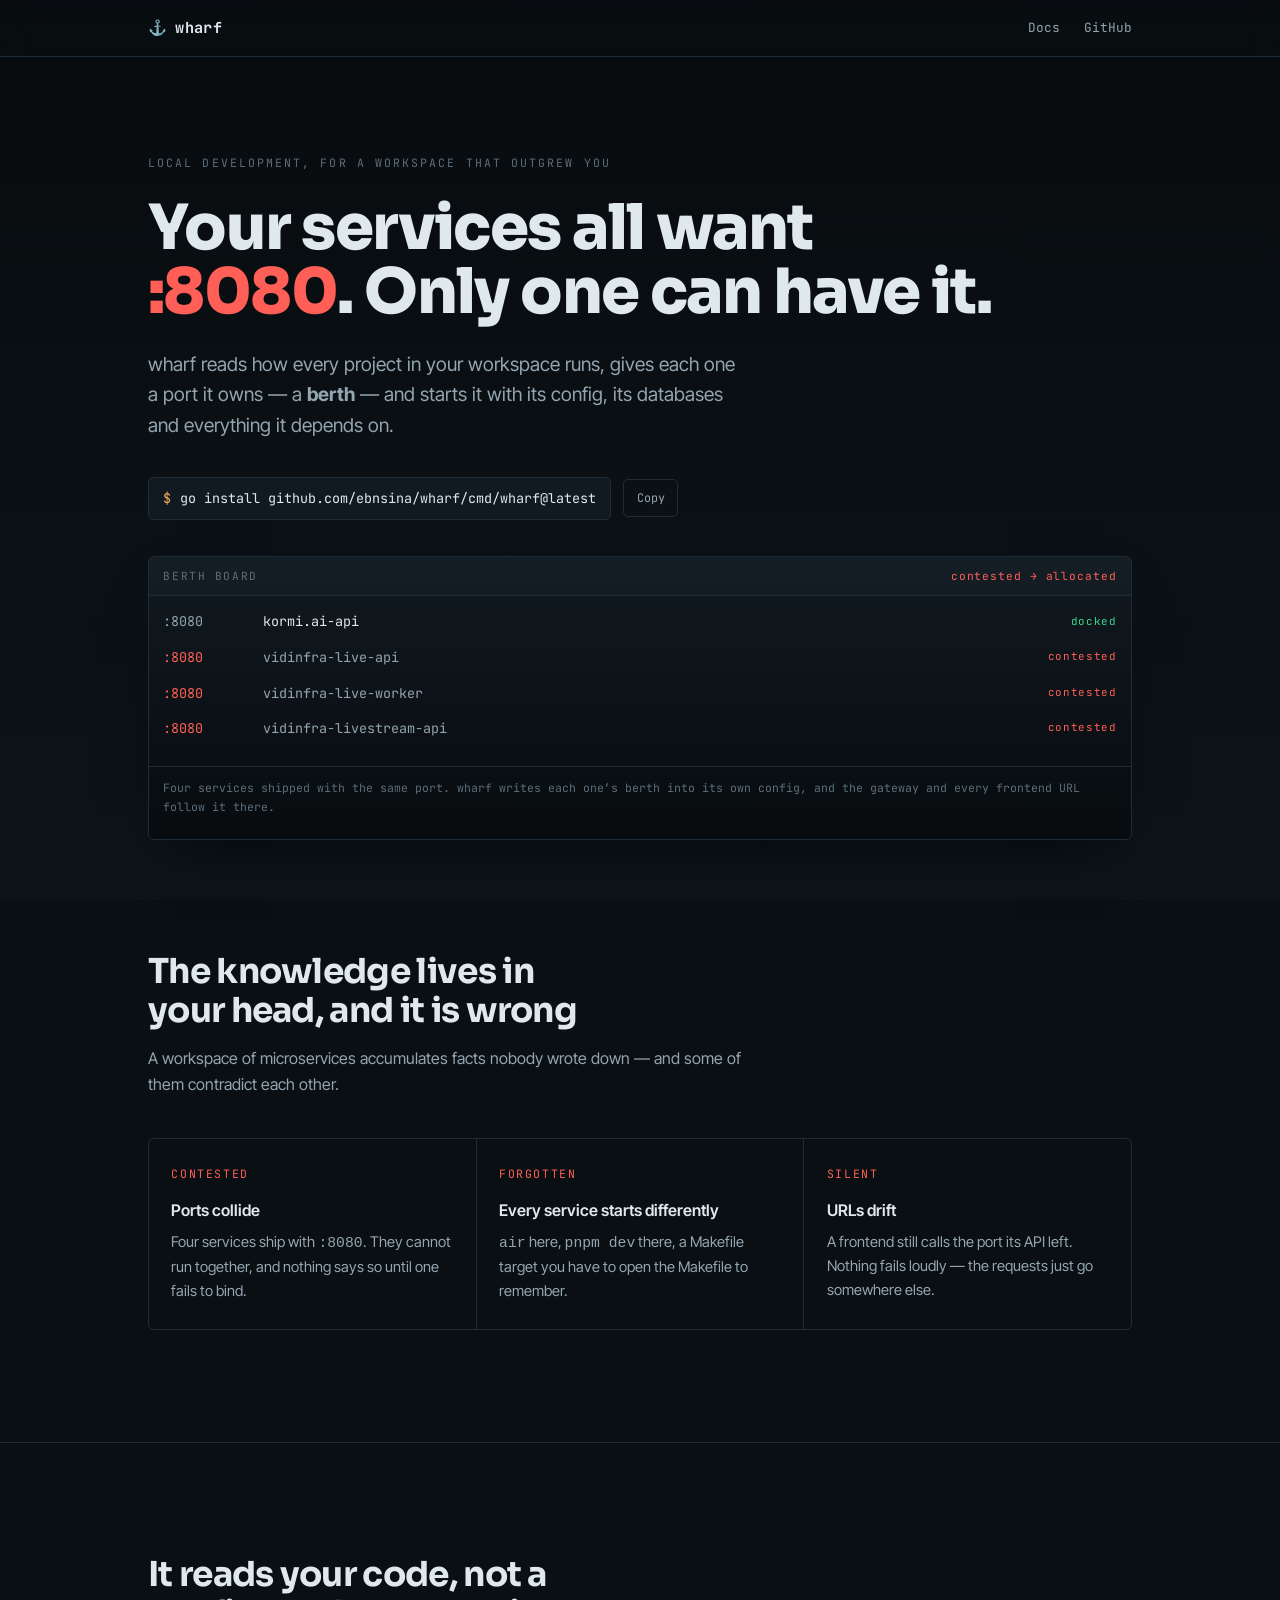
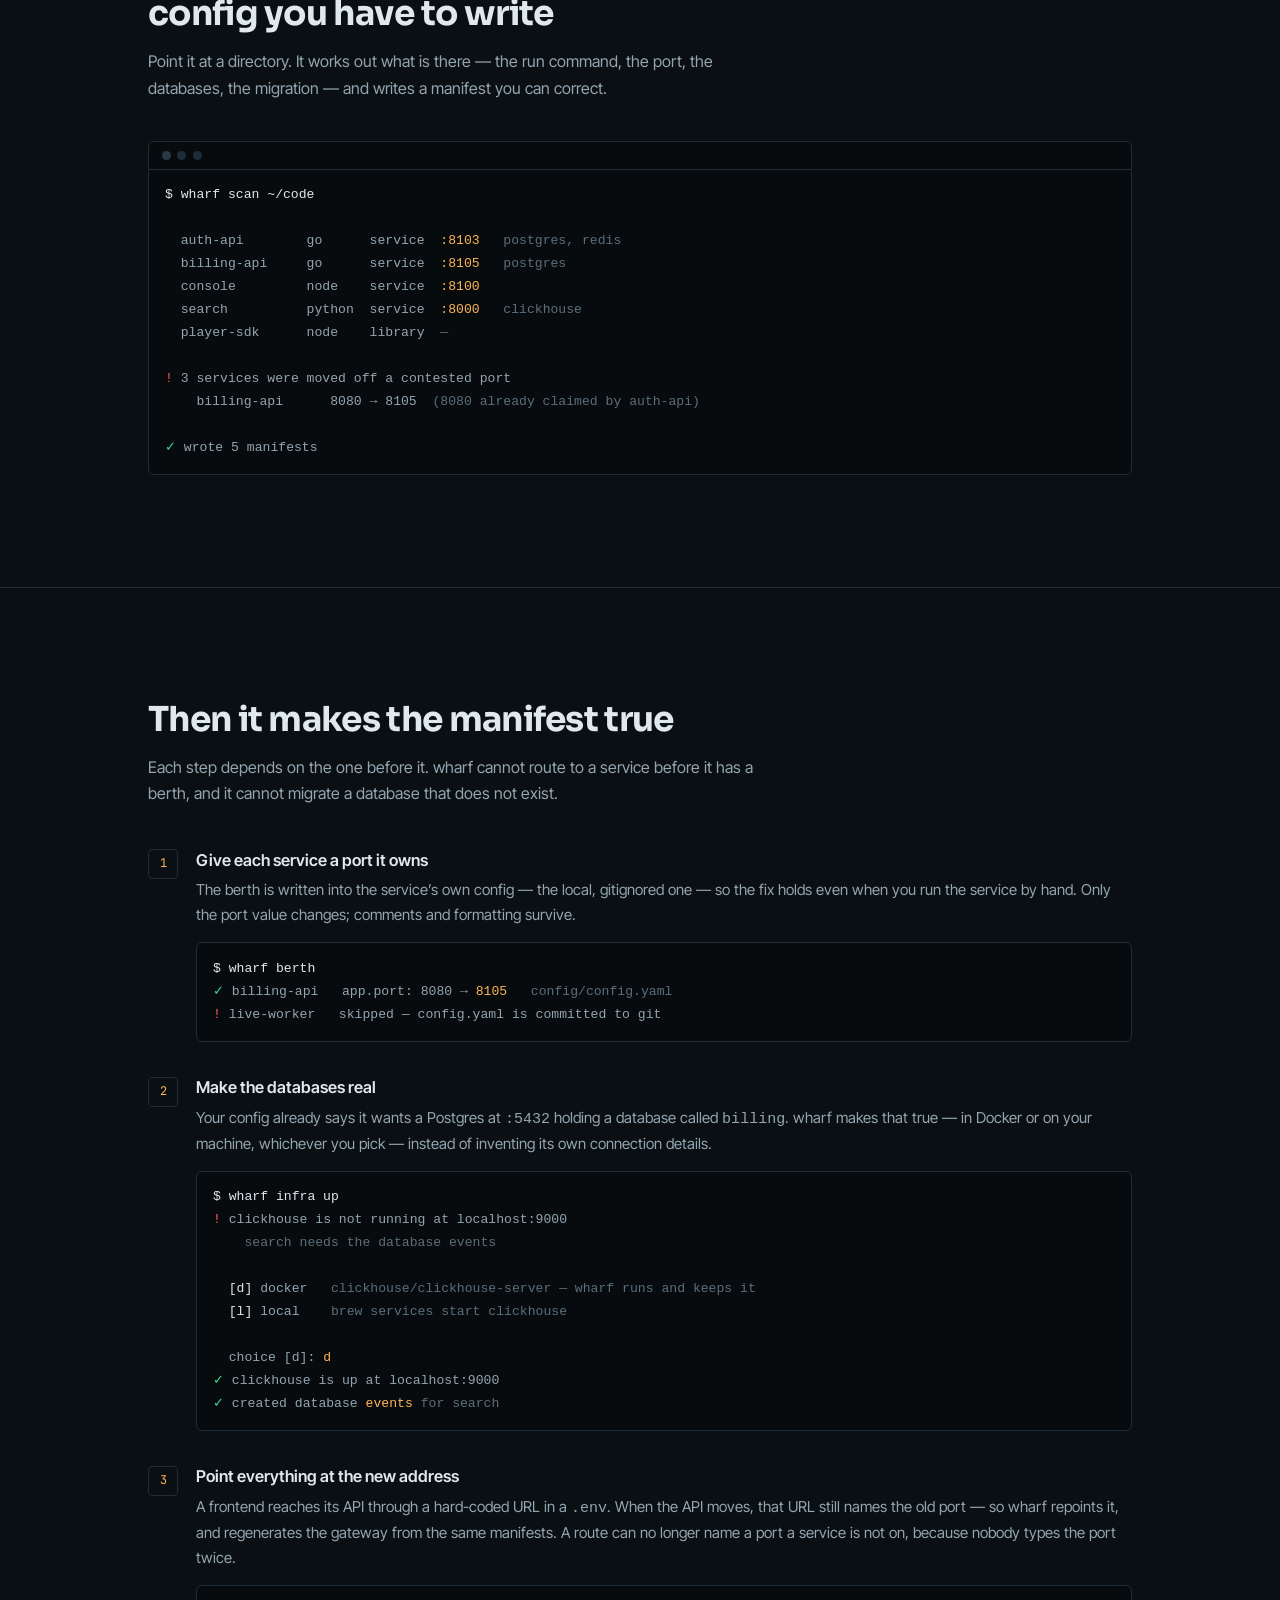
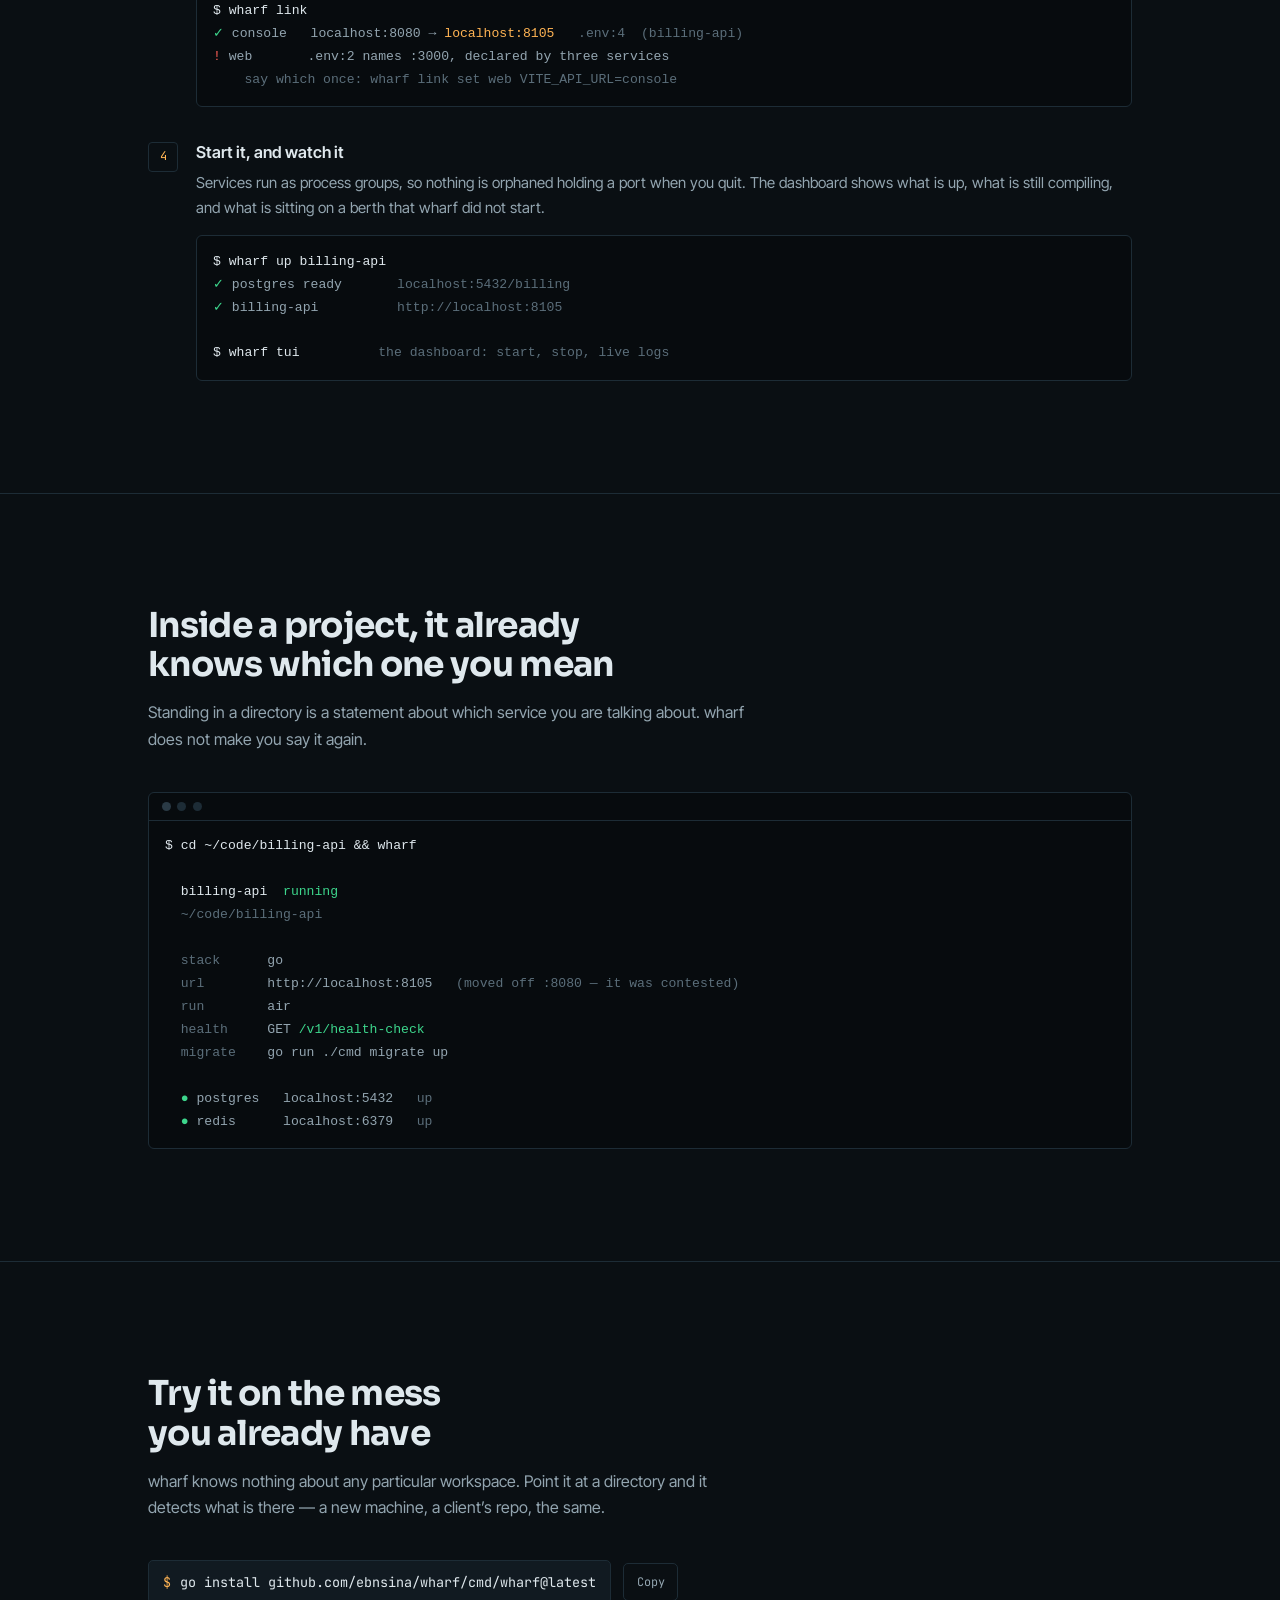
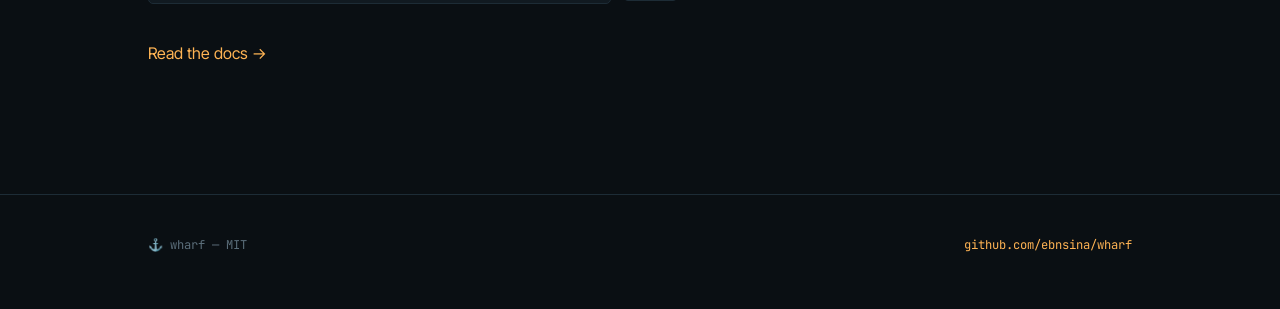
<file: site/index.html>
<!doctype html>
<html lang="en">
<head>
<meta charset="utf-8">
<meta name="viewport" content="width=device-width, initial-scale=1">
<title>wharf — run your local services without remembering how</title>
<meta name="description" content="wharf reads how every project in your workspace runs, gives each one a port it owns, and starts it with its config, its databases and its dependencies.">

<meta property="og:title" content="wharf — run your local services without remembering how">
<meta property="og:description" content="Your services all want :8080. Only one of them can have it.">
<meta property="og:type" content="website">

<link rel="preconnect" href="https://fonts.googleapis.com">
<link rel="preconnect" href="https://fonts.gstatic.com" crossorigin>
<link href="https://fonts.googleapis.com/css2?family=Sora:wght@600;700;800&family=Inter+Tight:wght@400;500;600&family=JetBrains+Mono:wght@400;700&display=swap" rel="stylesheet">
<link rel="stylesheet" href="style.css">
<link rel="icon" href="data:image/svg+xml,<svg xmlns=%22http://www.w3.org/2000/svg%22 viewBox=%220 0 100 100%22><text y=%22.9em%22 font-size=%2290%22>⚓</text></svg>">
</head>
<body>

<header class="masthead">
  <div class="wrap masthead__inner">
    <a class="brand" href="./"><span class="brand__mark">⚓</span>wharf</a>
    <nav class="masthead__nav">
      <a href="docs.html">Docs</a>
      <a href="https://github.com/ebnsina/wharf">GitHub</a>
    </nav>
  </div>
</header>

<main>

  <!-- Hero. The thesis is the collision, so the collision is what you see. -->
  <section class="hero">
    <div class="wrap">
      <p class="eyebrow">Local development, for a workspace that outgrew you</p>

      <h1 class="hero__title">Your services all want <em>:8080</em>. Only one can have it.</h1>

      <p class="hero__lede">
        wharf reads how every project in your workspace runs, gives each one a port
        it owns — a <strong>berth</strong> — and starts it with its config, its
        databases and everything it depends on.
      </p>

      <div class="install">
        <code class="cmd" id="install-cmd"><span class="cmd__sigil">$</span>go install github.com/ebnsina/wharf/cmd/wharf@latest</code>
        <button class="copy" type="button" data-copy="go install github.com/ebnsina/wharf/cmd/wharf@latest">Copy</button>
      </div>

      <!-- The signature: the problem, resolving itself. -->
      <div class="board" role="img" aria-label="Four services all declare port 8080. wharf keeps one on 8080 and moves the other three to ports 8105, 8107 and 8108, which they own.">
        <div class="board__bar">
          <span>Berth board</span>
          <span class="board__state" aria-hidden="true">contested → allocated</span>
        </div>

        <div class="board__rows">
          <div class="berth berth--held">
            <span class="berth__slot">:8080</span>
            <span class="berth__name">kormi.ai-api</span>
            <span class="berth__tag">docked</span>
          </div>

          <div class="berth berth--moving">
            <span class="berth__slot swap">
              <span class="swap__was">:8080</span>
              <span class="swap__now">:8105</span>
            </span>
            <span class="berth__name">vidinfra-live-api</span>
            <span class="berth__tag swap">
              <span class="swap__was">contested</span>
              <span class="swap__now">docked</span>
            </span>
          </div>

          <div class="berth berth--moving">
            <span class="berth__slot swap">
              <span class="swap__was">:8080</span>
              <span class="swap__now">:8107</span>
            </span>
            <span class="berth__name">vidinfra-live-worker</span>
            <span class="berth__tag swap">
              <span class="swap__was">contested</span>
              <span class="swap__now">docked</span>
            </span>
          </div>

          <div class="berth berth--moving">
            <span class="berth__slot swap">
              <span class="swap__was">:8080</span>
              <span class="swap__now">:8108</span>
            </span>
            <span class="berth__name">vidinfra-livestream-api</span>
            <span class="berth__tag swap">
              <span class="swap__was">contested</span>
              <span class="swap__now">docked</span>
            </span>
          </div>
        </div>

        <p class="board__note">
          Four services shipped with the same port. wharf writes each one’s berth into
          its own config, and the gateway and every frontend URL follow it there.
        </p>
      </div>
    </div>
  </section>

  <!-- The problem. Symptoms, not features: these are things that happened. -->
  <section class="band">
    <div class="wrap">
      <h2 class="band__title">The knowledge lives in your head, and it is wrong</h2>
      <p class="band__lede">
        A workspace of microservices accumulates facts nobody wrote down — and some
        of them contradict each other.
      </p>

      <div class="symptoms">
        <div class="symptom">
          <p class="symptom__mark">Contested</p>
          <h3 class="symptom__title">Ports collide</h3>
          <p class="symptom__body">
            Four services ship with <code>:8080</code>. They cannot run together, and
            nothing says so until one fails to bind.
          </p>
        </div>

        <div class="symptom">
          <p class="symptom__mark">Forgotten</p>
          <h3 class="symptom__title">Every service starts differently</h3>
          <p class="symptom__body">
            <code>air</code> here, <code>pnpm dev</code> there, a Makefile target you
            have to open the Makefile to remember.
          </p>
        </div>

        <div class="symptom">
          <p class="symptom__mark">Silent</p>
          <h3 class="symptom__title">URLs drift</h3>
          <p class="symptom__body">
            A frontend still calls the port its API left. Nothing fails loudly — the
            requests just go somewhere else.
          </p>
        </div>
      </div>
    </div>
  </section>

  <!-- What it does. Shown, not claimed. -->
  <section class="band">
    <div class="wrap">
      <h2 class="band__title">It reads your code, not a config you have to write</h2>
      <p class="band__lede">
        Point it at a directory. It works out what is there — the run command, the
        port, the databases, the migration — and writes a manifest you can correct.
      </p>

      <div class="term">
        <div class="term__bar"><span class="term__dot"></span><span class="term__dot"></span><span class="term__dot"></span></div>
<pre class="term__body"><b>$ wharf scan ~/code</b>

  auth-api        go      service  <span class="a">:8103</span>   <span class="d">postgres, redis</span>
  billing-api     go      service  <span class="a">:8105</span>   <span class="d">postgres</span>
  console         node    service  <span class="a">:8100</span>
  search          python  service  <span class="a">:8000</span>   <span class="d">clickhouse</span>
  player-sdk      node    library  <span class="d">—</span>

<span class="x">!</span> 3 services were moved off a contested port
    billing-api      8080 → 8105  <span class="d">(8080 already claimed by auth-api)</span>

<span class="o">✓</span> wrote 5 manifests
</pre>
      </div>
    </div>
  </section>

  <!-- The sequence. Numbered because it genuinely is one. -->
  <section class="band">
    <div class="wrap">
      <h2 class="band__title">Then it makes the manifest true</h2>
      <p class="band__lede">
        Each step depends on the one before it. wharf cannot route to a service before
        it has a berth, and it cannot migrate a database that does not exist.
      </p>

      <div class="steps">

        <div class="step">
          <span class="step__n">1</span>
          <div>
            <h3 class="step__title">Give each service a port it owns</h3>
            <p class="step__body">
              The berth is written into the service’s own config — the local, gitignored
              one — so the fix holds even when you run the service by hand. Only the port
              value changes; comments and formatting survive.
            </p>
            <div class="term">
<pre class="term__body"><b>$ wharf berth</b>
<span class="o">✓</span> billing-api   app.port: 8080 → <span class="a">8105</span>   <span class="d">config/config.yaml</span>
<span class="x">!</span> live-worker   skipped — config.yaml is committed to git
</pre>
            </div>
          </div>
        </div>

        <div class="step">
          <span class="step__n">2</span>
          <div>
            <h3 class="step__title">Make the databases real</h3>
            <p class="step__body">
              Your config already says it wants a Postgres at <code>:5432</code> holding
              a database called <code>billing</code>. wharf makes that true — in Docker or
              on your machine, whichever you pick — instead of inventing its own
              connection details.
            </p>
            <div class="term">
<pre class="term__body"><b>$ wharf infra up</b>
<span class="x">!</span> clickhouse is not running at localhost:9000
    <span class="d">search needs the database events</span>

  <b>[d]</b> docker   <span class="d">clickhouse/clickhouse-server — wharf runs and keeps it</span>
  <b>[l]</b> local    <span class="d">brew services start clickhouse</span>

  choice [d]: <span class="a">d</span>
<span class="o">✓</span> clickhouse is up at localhost:9000
<span class="o">✓</span> created database <span class="a">events</span> <span class="d">for search</span>
</pre>
            </div>
          </div>
        </div>

        <div class="step">
          <span class="step__n">3</span>
          <div>
            <h3 class="step__title">Point everything at the new address</h3>
            <p class="step__body">
              A frontend reaches its API through a hard-coded URL in a <code>.env</code>.
              When the API moves, that URL still names the old port — so wharf repoints
              it, and regenerates the gateway from the same manifests. A route can no
              longer name a port a service is not on, because nobody types the port twice.
            </p>
            <div class="term">
<pre class="term__body"><b>$ wharf link</b>
<span class="o">✓</span> console   localhost:8080 → <span class="a">localhost:8105</span>   <span class="d">.env:4  (billing-api)</span>
<span class="x">!</span> web       .env:2 names :3000, declared by three services
    <span class="d">say which once: wharf link set web VITE_API_URL=console</span>
</pre>
            </div>
          </div>
        </div>

        <div class="step">
          <span class="step__n">4</span>
          <div>
            <h3 class="step__title">Start it, and watch it</h3>
            <p class="step__body">
              Services run as process groups, so nothing is orphaned holding a port when
              you quit. The dashboard shows what is up, what is still compiling, and what
              is sitting on a berth that wharf did not start.
            </p>
            <div class="term">
<pre class="term__body"><b>$ wharf up billing-api</b>
<span class="o">✓</span> postgres ready       <span class="d">localhost:5432/billing</span>
<span class="o">✓</span> billing-api          <span class="d">http://localhost:8105</span>

<b>$ wharf tui</b>          <span class="d">the dashboard: start, stop, live logs</span>
</pre>
            </div>
          </div>
        </div>

      </div>
    </div>
  </section>

  <!-- Standing in a project. The smallest feature, and the one people notice. -->
  <section class="band">
    <div class="wrap">
      <h2 class="band__title">Inside a project, it already knows which one you mean</h2>
      <p class="band__lede">
        Standing in a directory is a statement about which service you are talking
        about. wharf does not make you say it again.
      </p>

      <div class="term">
        <div class="term__bar"><span class="term__dot"></span><span class="term__dot"></span><span class="term__dot"></span></div>
<pre class="term__body"><b>$ cd ~/code/billing-api && wharf</b>

  <b>billing-api</b>  <span class="o">running</span>
  <span class="d">~/code/billing-api</span>

  <span class="d">stack</span>      go
  <span class="d">url</span>        http://localhost:8105   <span class="d">(moved off :8080 — it was contested)</span>
  <span class="d">run</span>        air
  <span class="d">health</span>     GET <span class="o">/v1/health-check</span>
  <span class="d">migrate</span>    go run ./cmd migrate up

  <span class="o">●</span> postgres   localhost:5432   <span class="d">up</span>
  <span class="o">●</span> redis      localhost:6379   <span class="d">up</span>
</pre>
      </div>
    </div>
  </section>

  <section class="band">
    <div class="wrap">
      <h2 class="band__title">Try it on the mess you already have</h2>
      <p class="band__lede">
        wharf knows nothing about any particular workspace. Point it at a directory
        and it detects what is there — a new machine, a client’s repo, the same.
      </p>

      <div class="install">
        <code class="cmd"><span class="cmd__sigil">$</span>go install github.com/ebnsina/wharf/cmd/wharf@latest</code>
        <button class="copy" type="button" data-copy="go install github.com/ebnsina/wharf/cmd/wharf@latest">Copy</button>
      </div>

      <p><a href="docs.html">Read the docs →</a></p>
    </div>
  </section>

</main>

<footer class="foot">
  <div class="wrap foot__inner">
    <span>⚓ wharf — MIT</span>
    <span><a href="https://github.com/ebnsina/wharf">github.com/ebnsina/wharf</a></span>
  </div>
</footer>

<script>
  // Copy buttons. The label changes to say what happened, then reverts — a
  // button that says "Copied" forever is lying by the time you look back at it.
  document.querySelectorAll('.copy').forEach(function (button) {
    button.addEventListener('click', async function () {
      try {
        await navigator.clipboard.writeText(button.dataset.copy);
        button.textContent = 'Copied';
        button.dataset.copied = 'true';
      } catch {
        button.textContent = 'Press ⌘C';
      }
      setTimeout(function () {
        button.textContent = 'Copy';
        delete button.dataset.copied;
      }, 1600);
    });
  });
</script>

</body>
</html>
</file>
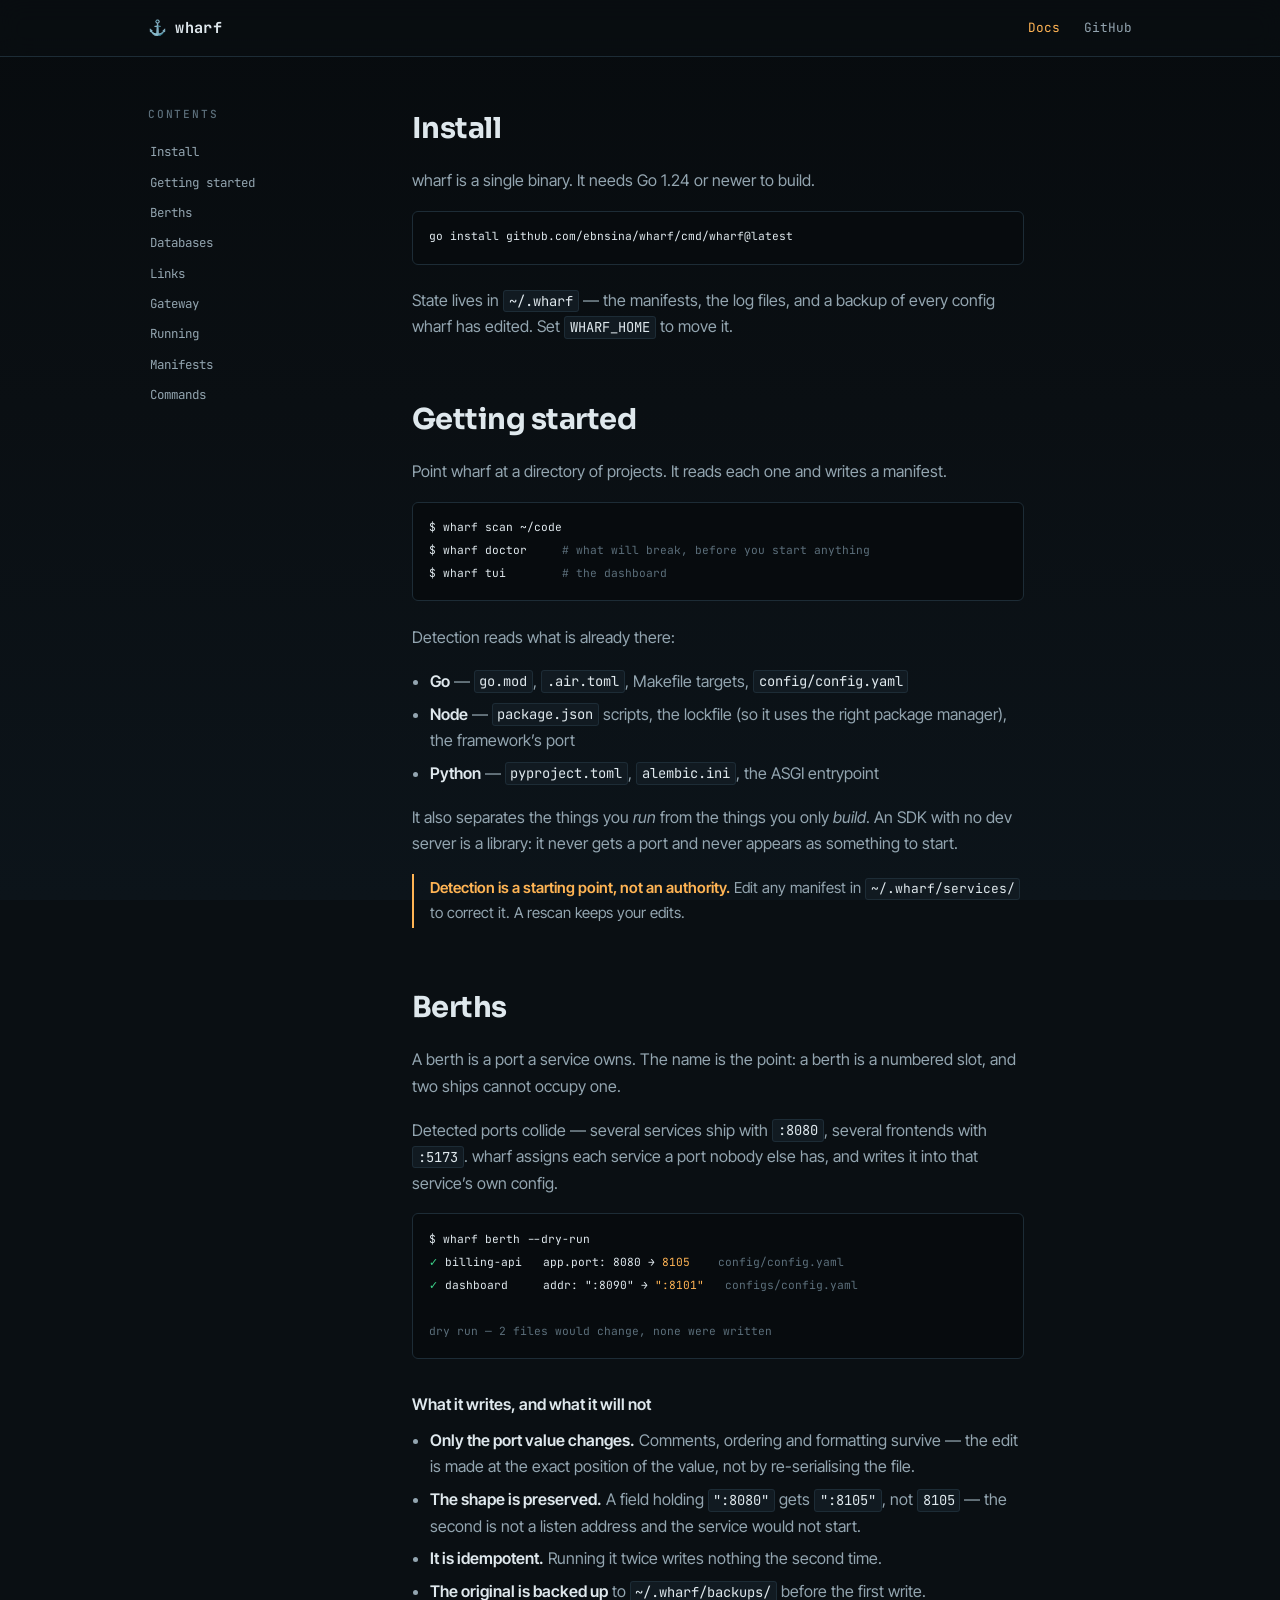
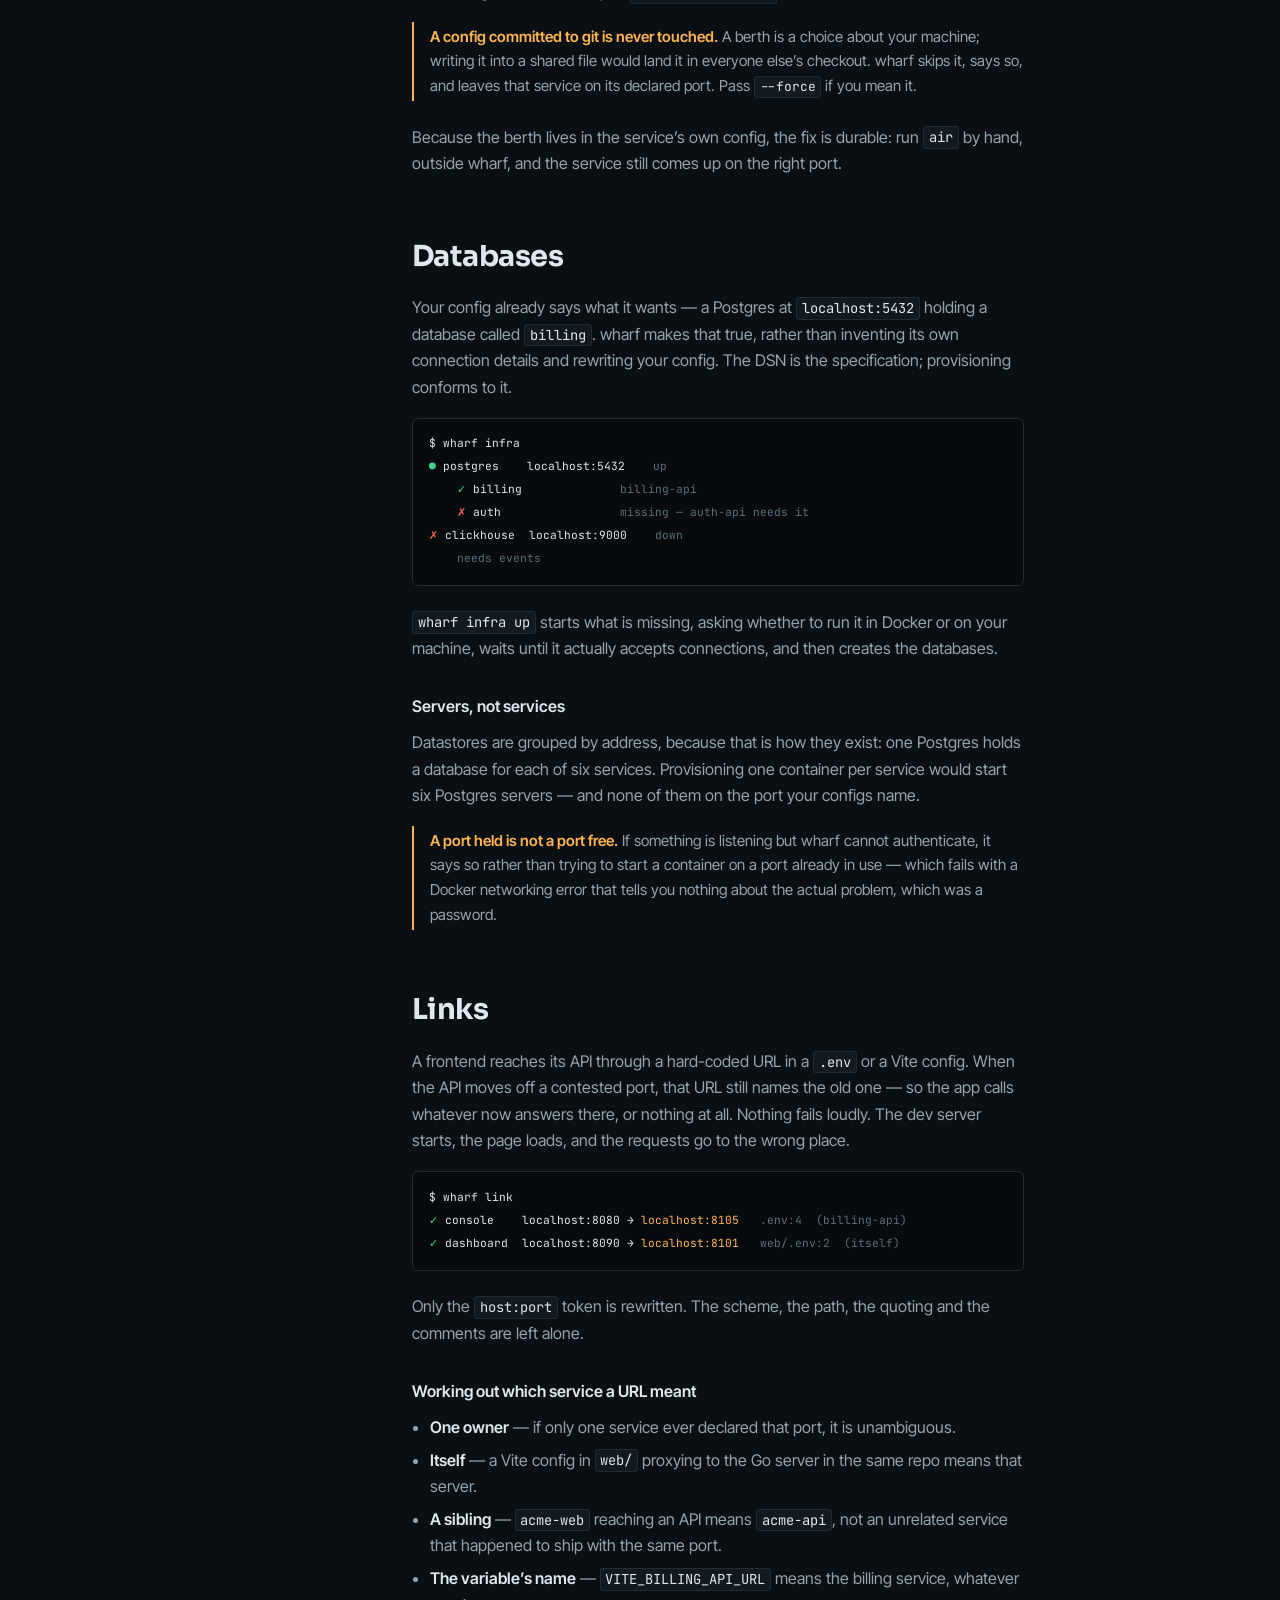
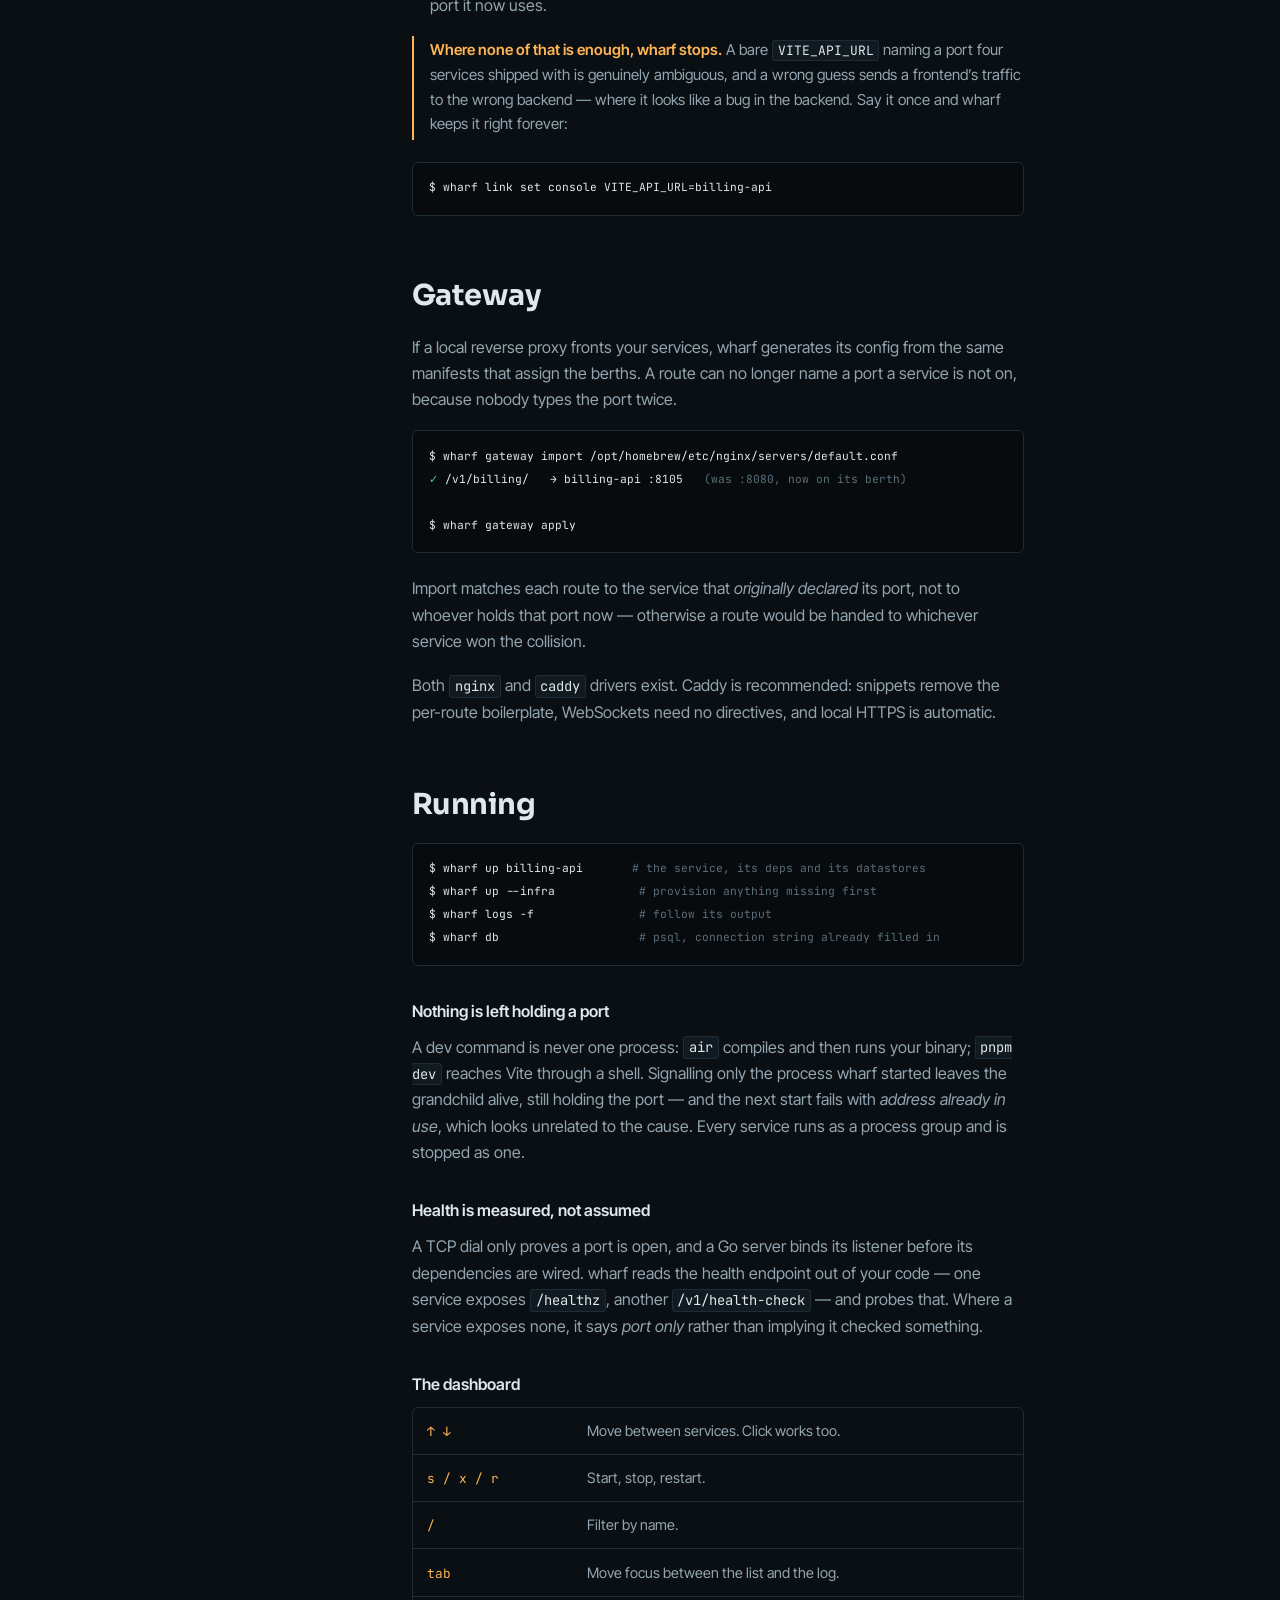
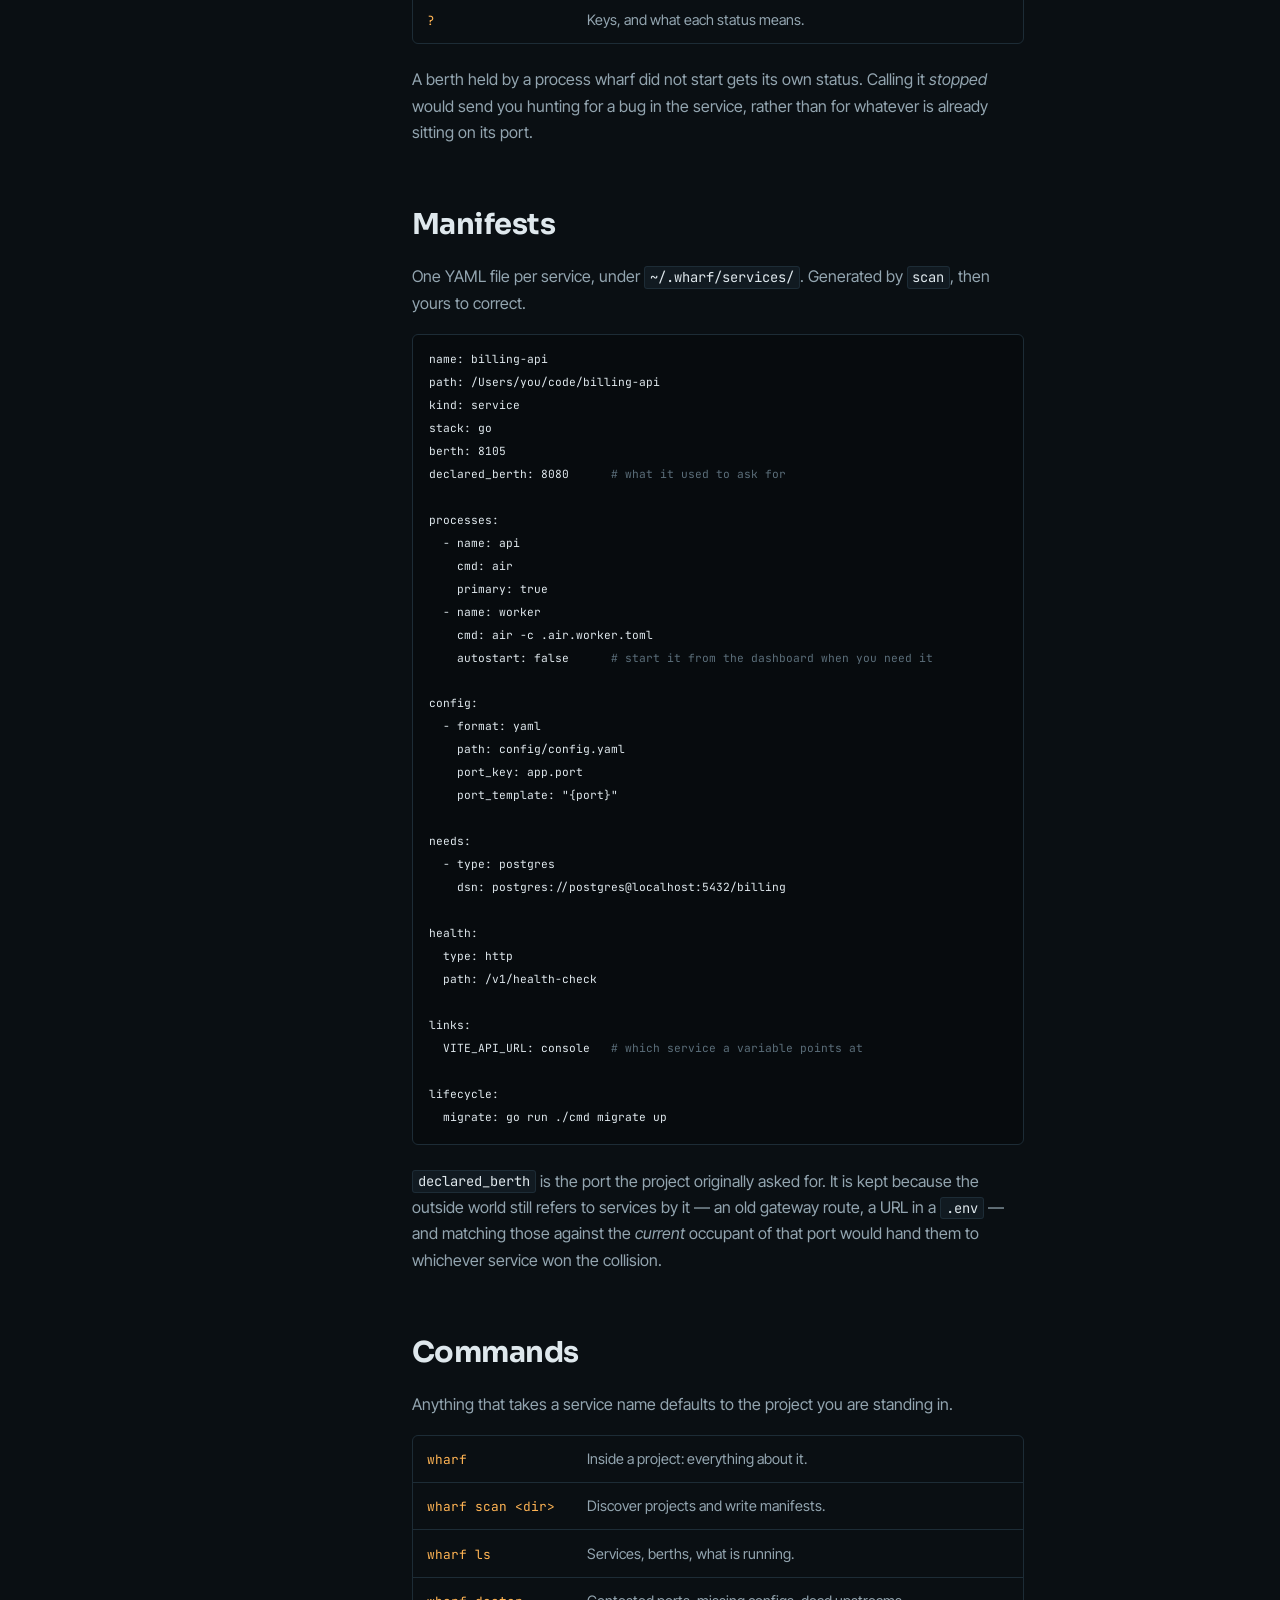
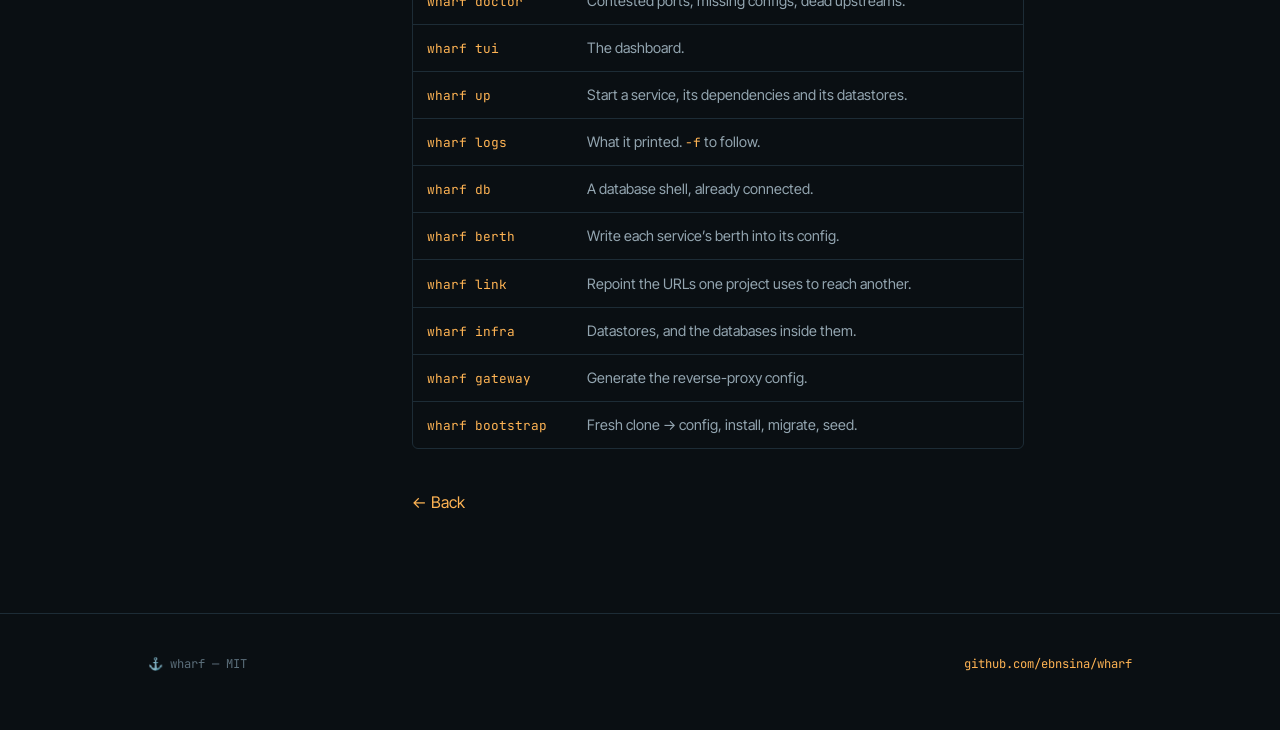
<file: site/docs.html>
<!doctype html>
<html lang="en">
<head>
<meta charset="utf-8">
<meta name="viewport" content="width=device-width, initial-scale=1">
<title>Docs — wharf</title>
<meta name="description" content="How wharf discovers your services, assigns berths, provisions databases, and keeps every URL pointing at the right port.">

<link rel="preconnect" href="https://fonts.googleapis.com">
<link rel="preconnect" href="https://fonts.gstatic.com" crossorigin>
<link href="https://fonts.googleapis.com/css2?family=Sora:wght@600;700;800&family=Inter+Tight:wght@400;500;600&family=JetBrains+Mono:wght@400;700&display=swap" rel="stylesheet">
<link rel="stylesheet" href="style.css">
<link rel="icon" href="data:image/svg+xml,<svg xmlns=%22http://www.w3.org/2000/svg%22 viewBox=%220 0 100 100%22><text y=%22.9em%22 font-size=%2290%22>⚓</text></svg>">
</head>
<body>

<header class="masthead">
  <div class="wrap masthead__inner">
    <a class="brand" href="./"><span class="brand__mark">⚓</span>wharf</a>
    <nav class="masthead__nav">
      <a href="docs.html" aria-current="page">Docs</a>
      <a href="https://github.com/ebnsina/wharf">GitHub</a>
    </nav>
  </div>
</header>

<div class="wrap docs">

  <nav class="toc" aria-label="Contents">
    <h2>Contents</h2>
    <ol>
      <li><a href="#install">Install</a></li>
      <li><a href="#start">Getting started</a></li>
      <li><a href="#berths">Berths</a></li>
      <li><a href="#infra">Databases</a></li>
      <li><a href="#links">Links</a></li>
      <li><a href="#gateway">Gateway</a></li>
      <li><a href="#running">Running</a></li>
      <li><a href="#manifests">Manifests</a></li>
      <li><a href="#commands">Commands</a></li>
    </ol>
  </nav>

  <main class="prose">

    <h2 id="install">Install</h2>
    <p>wharf is a single binary. It needs Go 1.24 or newer to build.</p>
    <div class="term"><pre class="term__body"><code><b>go install github.com/ebnsina/wharf/cmd/wharf@latest</b></code></pre></div>
    <p>
      State lives in <code>~/.wharf</code> — the manifests, the log files, and a backup
      of every config wharf has edited. Set <code>WHARF_HOME</code> to move it.
    </p>


    <h2 id="start">Getting started</h2>
    <p>Point wharf at a directory of projects. It reads each one and writes a manifest.</p>
    <div class="term"><pre class="term__body"><code><b>$ wharf scan ~/code</b>
<b>$ wharf doctor</b>     <span class="d"># what will break, before you start anything</span>
<b>$ wharf tui</b>        <span class="d"># the dashboard</span></code></pre></div>

    <p>Detection reads what is already there:</p>
    <ul>
      <li><strong>Go</strong> — <code>go.mod</code>, <code>.air.toml</code>, Makefile targets, <code>config/config.yaml</code></li>
      <li><strong>Node</strong> — <code>package.json</code> scripts, the lockfile (so it uses the right package manager), the framework’s port</li>
      <li><strong>Python</strong> — <code>pyproject.toml</code>, <code>alembic.ini</code>, the ASGI entrypoint</li>
    </ul>

    <p>
      It also separates the things you <em>run</em> from the things you only <em>build</em>.
      An SDK with no dev server is a library: it never gets a port and never appears as
      something to start.
    </p>

    <div class="note">
      <strong>Detection is a starting point, not an authority.</strong>
      Edit any manifest in <code>~/.wharf/services/</code> to correct it. A rescan keeps
      your edits.
    </div>


    <h2 id="berths">Berths</h2>
    <p>
      A berth is a port a service owns. The name is the point: a berth is a numbered
      slot, and two ships cannot occupy one.
    </p>
    <p>
      Detected ports collide — several services ship with <code>:8080</code>, several
      frontends with <code>:5173</code>. wharf assigns each service a port nobody else
      has, and writes it into that service’s own config.
    </p>

    <div class="term"><pre class="term__body"><code><b>$ wharf berth --dry-run</b>
<span class="o">✓</span> billing-api   app.port: 8080 → <span class="a">8105</span>    <span class="d">config/config.yaml</span>
<span class="o">✓</span> dashboard     addr: ":8090" → <span class="a">":8101"</span>   <span class="d">configs/config.yaml</span>

<span class="d">dry run — 2 files would change, none were written</span></code></pre></div>

    <h3>What it writes, and what it will not</h3>
    <ul>
      <li><strong>Only the port value changes.</strong> Comments, ordering and formatting survive — the edit is made at the exact position of the value, not by re-serialising the file.</li>
      <li><strong>The shape is preserved.</strong> A field holding <code>":8080"</code> gets <code>":8105"</code>, not <code>8105</code> — the second is not a listen address and the service would not start.</li>
      <li><strong>It is idempotent.</strong> Running it twice writes nothing the second time.</li>
      <li><strong>The original is backed up</strong> to <code>~/.wharf/backups/</code> before the first write.</li>
    </ul>

    <div class="note">
      <strong>A config committed to git is never touched.</strong>
      A berth is a choice about your machine; writing it into a shared file would land
      it in everyone else’s checkout. wharf skips it, says so, and leaves that service
      on its declared port. Pass <code>--force</code> if you mean it.
    </div>

    <p>
      Because the berth lives in the service’s own config, the fix is durable: run
      <code>air</code> by hand, outside wharf, and the service still comes up on the
      right port.
    </p>


    <h2 id="infra">Databases</h2>
    <p>
      Your config already says what it wants — a Postgres at <code>localhost:5432</code>
      holding a database called <code>billing</code>. wharf makes that true, rather than
      inventing its own connection details and rewriting your config. The DSN is the
      specification; provisioning conforms to it.
    </p>

    <div class="term"><pre class="term__body"><code><b>$ wharf infra</b>
<span class="o">●</span> postgres    localhost:5432    <span class="d">up</span>
    <span class="o">✓</span> billing              <span class="d">billing-api</span>
    <span class="x">✗</span> auth                 <span class="d">missing — auth-api needs it</span>
<span class="x">✗</span> clickhouse  localhost:9000    <span class="d">down</span>
    <span class="d">needs events</span></code></pre></div>

    <p>
      <code>wharf infra up</code> starts what is missing, asking whether to run it in
      Docker or on your machine, waits until it actually accepts connections, and then
      creates the databases.
    </p>

    <h3>Servers, not services</h3>
    <p>
      Datastores are grouped by address, because that is how they exist: one Postgres
      holds a database for each of six services. Provisioning one container per service
      would start six Postgres servers — and none of them on the port your configs name.
    </p>

    <div class="note">
      <strong>A port held is not a port free.</strong>
      If something is listening but wharf cannot authenticate, it says so rather than
      trying to start a container on a port already in use — which fails with a Docker
      networking error that tells you nothing about the actual problem, which was a
      password.
    </div>


    <h2 id="links">Links</h2>
    <p>
      A frontend reaches its API through a hard-coded URL in a <code>.env</code> or a
      Vite config. When the API moves off a contested port, that URL still names the old
      one — so the app calls whatever now answers there, or nothing at all. Nothing
      fails loudly. The dev server starts, the page loads, and the requests go to the
      wrong place.
    </p>

    <div class="term"><pre class="term__body"><code><b>$ wharf link</b>
<span class="o">✓</span> console    localhost:8080 → <span class="a">localhost:8105</span>   <span class="d">.env:4  (billing-api)</span>
<span class="o">✓</span> dashboard  localhost:8090 → <span class="a">localhost:8101</span>   <span class="d">web/.env:2  (itself)</span></code></pre></div>

    <p>Only the <code>host:port</code> token is rewritten. The scheme, the path, the quoting and the comments are left alone.</p>

    <h3>Working out which service a URL meant</h3>
    <ul>
      <li><strong>One owner</strong> — if only one service ever declared that port, it is unambiguous.</li>
      <li><strong>Itself</strong> — a Vite config in <code>web/</code> proxying to the Go server in the same repo means that server.</li>
      <li><strong>A sibling</strong> — <code>acme-web</code> reaching an API means <code>acme-api</code>, not an unrelated service that happened to ship with the same port.</li>
      <li><strong>The variable’s name</strong> — <code>VITE_BILLING_API_URL</code> means the billing service, whatever port it now uses.</li>
    </ul>

    <div class="note">
      <strong>Where none of that is enough, wharf stops.</strong>
      A bare <code>VITE_API_URL</code> naming a port four services shipped with is
      genuinely ambiguous, and a wrong guess sends a frontend’s traffic to the wrong
      backend — where it looks like a bug in the backend. Say it once and wharf keeps it
      right forever:
    </div>

    <div class="term"><pre class="term__body"><code><b>$ wharf link set console VITE_API_URL=billing-api</b></code></pre></div>


    <h2 id="gateway">Gateway</h2>
    <p>
      If a local reverse proxy fronts your services, wharf generates its config from the
      same manifests that assign the berths. A route can no longer name a port a service
      is not on, because nobody types the port twice.
    </p>

    <div class="term"><pre class="term__body"><code><b>$ wharf gateway import /opt/homebrew/etc/nginx/servers/default.conf</b>
<span class="o">✓</span> /v1/billing/   → billing-api :8105   <span class="d">(was :8080, now on its berth)</span>

<b>$ wharf gateway apply</b></code></pre></div>

    <p>
      Import matches each route to the service that <em>originally declared</em> its
      port, not to whoever holds that port now — otherwise a route would be handed to
      whichever service won the collision.
    </p>
    <p>
      Both <code>nginx</code> and <code>caddy</code> drivers exist. Caddy is
      recommended: snippets remove the per-route boilerplate, WebSockets need no
      directives, and local HTTPS is automatic.
    </p>


    <h2 id="running">Running</h2>

    <div class="term"><pre class="term__body"><code><b>$ wharf up billing-api</b>       <span class="d"># the service, its deps and its datastores</span>
<b>$ wharf up --infra</b>            <span class="d"># provision anything missing first</span>
<b>$ wharf logs -f</b>               <span class="d"># follow its output</span>
<b>$ wharf db</b>                    <span class="d"># psql, connection string already filled in</span></code></pre></div>

    <h3>Nothing is left holding a port</h3>
    <p>
      A dev command is never one process: <code>air</code> compiles and then runs your
      binary; <code>pnpm dev</code> reaches Vite through a shell. Signalling only the
      process wharf started leaves the grandchild alive, still holding the port — and the
      next start fails with <em>address already in use</em>, which looks unrelated to the
      cause. Every service runs as a process group and is stopped as one.
    </p>

    <h3>Health is measured, not assumed</h3>
    <p>
      A TCP dial only proves a port is open, and a Go server binds its listener before its
      dependencies are wired. wharf reads the health endpoint out of your code — one
      service exposes <code>/healthz</code>, another <code>/v1/health-check</code> — and
      probes that. Where a service exposes none, it says <em>port only</em> rather than
      implying it checked something.
    </p>

    <h3>The dashboard</h3>
    <div class="cmdlist">
      <div class="cmdrow"><code>↑ ↓</code><span>Move between services. Click works too.</span></div>
      <div class="cmdrow"><code>s / x / r</code><span>Start, stop, restart.</span></div>
      <div class="cmdrow"><code>/</code><span>Filter by name.</span></div>
      <div class="cmdrow"><code>tab</code><span>Move focus between the list and the log.</span></div>
      <div class="cmdrow"><code>?</code><span>Keys, and what each status means.</span></div>
    </div>

    <p>
      A berth held by a process wharf did not start gets its own status. Calling it
      <em>stopped</em> would send you hunting for a bug in the service, rather than for
      whatever is already sitting on its port.
    </p>


    <h2 id="manifests">Manifests</h2>
    <p>
      One YAML file per service, under <code>~/.wharf/services/</code>. Generated by
      <code>scan</code>, then yours to correct.
    </p>

    <div class="term"><pre class="term__body"><code>name: billing-api
path: /Users/you/code/billing-api
kind: service
stack: go
berth: 8105
declared_berth: 8080      <span class="d"># what it used to ask for</span>

processes:
  - name: api
    cmd: air
    primary: true
  - name: worker
    cmd: air -c .air.worker.toml
    autostart: false      <span class="d"># start it from the dashboard when you need it</span>

config:
  - format: yaml
    path: config/config.yaml
    port_key: app.port
    port_template: "{port}"

needs:
  - type: postgres
    dsn: postgres://postgres@localhost:5432/billing

health:
  type: http
  path: /v1/health-check

links:
  VITE_API_URL: console   <span class="d"># which service a variable points at</span>

lifecycle:
  migrate: go run ./cmd migrate up</code></pre></div>

    <p>
      <code>declared_berth</code> is the port the project originally asked for. It is
      kept because the outside world still refers to services by it — an old gateway
      route, a URL in a <code>.env</code> — and matching those against the
      <em>current</em> occupant of that port would hand them to whichever service won
      the collision.
    </p>


    <h2 id="commands">Commands</h2>
    <p>Anything that takes a service name defaults to the project you are standing in.</p>

    <div class="cmdlist">
      <div class="cmdrow"><code>wharf</code><span>Inside a project: everything about it.</span></div>
      <div class="cmdrow"><code>wharf scan &lt;dir&gt;</code><span>Discover projects and write manifests.</span></div>
      <div class="cmdrow"><code>wharf ls</code><span>Services, berths, what is running.</span></div>
      <div class="cmdrow"><code>wharf doctor</code><span>Contested ports, missing configs, dead upstreams.</span></div>
      <div class="cmdrow"><code>wharf tui</code><span>The dashboard.</span></div>
      <div class="cmdrow"><code>wharf up</code><span>Start a service, its dependencies and its datastores.</span></div>
      <div class="cmdrow"><code>wharf logs</code><span>What it printed. <code>-f</code> to follow.</span></div>
      <div class="cmdrow"><code>wharf db</code><span>A database shell, already connected.</span></div>
      <div class="cmdrow"><code>wharf berth</code><span>Write each service’s berth into its config.</span></div>
      <div class="cmdrow"><code>wharf link</code><span>Repoint the URLs one project uses to reach another.</span></div>
      <div class="cmdrow"><code>wharf infra</code><span>Datastores, and the databases inside them.</span></div>
      <div class="cmdrow"><code>wharf gateway</code><span>Generate the reverse-proxy config.</span></div>
      <div class="cmdrow"><code>wharf bootstrap</code><span>Fresh clone → config, install, migrate, seed.</span></div>
    </div>

    <p style="margin-top:2.5rem"><a href="./">← Back</a></p>

  </main>
</div>

<footer class="foot">
  <div class="wrap foot__inner">
    <span>⚓ wharf — MIT</span>
    <span><a href="https://github.com/ebnsina/wharf">github.com/ebnsina/wharf</a></span>
  </div>
</footer>

</body>
</html>
</file>
<file: site/style.css>
/* wharf — harbour at night.
 *
 * The palette is taken from navigation lights, because that is the vocabulary
 * the product already speaks: a berth is a numbered slot, port is red,
 * starboard is green, and a beacon is amber. Those three colours already mean
 * contested, docked, and marked — so the page can use colour to say something
 * true rather than to decorate.
 */

:root {
  --harbour:      #0A0F13;
  --harbour-deep: #070B0E;
  --deck:         #111A21;
  --deck-high:    #16222B;
  --hairline:     #1D2C36;

  --fog:          #DFE8ED;
  --fog-dim:      #93A5B0;
  --fog-faint:    #5B6E7A;

  --beacon:       #FFB454;  /* the berth marker, and the one accent */
  --port:         #FF5F56;  /* contested, failed */
  --starboard:    #3DD68C;  /* docked, running */

  --mono: "JetBrains Mono", ui-monospace, SFMono-Regular, Menlo, monospace;
  --display: "Sora", system-ui, sans-serif;
  --body: "Inter Tight", "Inter", system-ui, -apple-system, sans-serif;

  --measure: 68ch;
  --gutter: clamp(1.25rem, 4vw, 3rem);
  --rhythm: clamp(4rem, 9vw, 7rem);
}

*, *::before, *::after { box-sizing: border-box; }

html { scroll-behavior: smooth; }
@media (prefers-reduced-motion: reduce) {
  html { scroll-behavior: auto; }
}

body {
  margin: 0;
  background: var(--harbour);
  color: var(--fog);
  font-family: var(--body);
  font-size: 16px;
  line-height: 1.65;
  -webkit-font-smoothing: antialiased;

  /* A faint horizon: the water is lighter than the sky at the bottom of a
     harbour at night. It replaces the usual radial "glow" blob. */
  background-image:
    linear-gradient(180deg, var(--harbour-deep) 0%, var(--harbour) 45%, #0C141A 100%);
  background-attachment: fixed;
}

a { color: var(--beacon); text-decoration: none; }
a:hover { text-decoration: underline; text-underline-offset: 3px; }

:focus-visible {
  outline: 2px solid var(--beacon);
  outline-offset: 3px;
  border-radius: 2px;
}

.wrap {
  width: 100%;
  max-width: 1080px;
  margin-inline: auto;
  padding-inline: var(--gutter);
}

/* ---------------------------------------------------------------- masthead */

.masthead {
  position: sticky;
  top: 0;
  z-index: 20;
  backdrop-filter: blur(12px);
  background: rgba(10, 15, 19, 0.72);
  border-bottom: 1px solid var(--hairline);
}

.masthead__inner {
  display: flex;
  align-items: center;
  justify-content: space-between;
  gap: 1rem;
  height: 56px;
}

.brand {
  display: inline-flex;
  align-items: baseline;
  gap: 0.5rem;
  font-family: var(--mono);
  font-weight: 700;
  font-size: 0.95rem;
  letter-spacing: 0.02em;
  color: var(--fog);
}
.brand:hover { text-decoration: none; }
.brand__mark { color: var(--beacon); }

.masthead__nav {
  display: flex;
  gap: 1.5rem;
  font-family: var(--mono);
  font-size: 0.8rem;
}
.masthead__nav a { color: var(--fog-dim); }
.masthead__nav a:hover { color: var(--fog); text-decoration: none; }
.masthead__nav a[aria-current="page"] { color: var(--beacon); }

/* ------------------------------------------------------------------- hero */

.hero { padding-block: clamp(3.5rem, 8vw, 6rem) 0; }

.eyebrow {
  font-family: var(--mono);
  font-size: 0.72rem;
  letter-spacing: 0.18em;
  text-transform: uppercase;
  color: var(--fog-faint);
  margin: 0 0 1.5rem;
}

.hero__title {
  font-family: var(--display);
  font-weight: 800;
  font-size: clamp(2.1rem, 6vw, 3.9rem);
  line-height: 1.03;
  letter-spacing: -0.025em;
  margin: 0 0 1.5rem;
  max-width: 18ch;
  text-wrap: balance;
}
.hero__title em {
  font-style: normal;
  color: var(--port);
}

.hero__lede {
  font-size: clamp(1.02rem, 1.7vw, 1.2rem);
  line-height: 1.6;
  color: var(--fog-dim);
  max-width: 54ch;
  margin: 0 0 2.25rem;
}

/* ------------------------------------------------------------- the signature
 *
 * The berth board. Not a screenshot and not a stat row: the page opens with the
 * problem the tool exists for, and resolves it in front of you. Four services
 * declare the same port; three of them cannot have it; wharf moves them.
 */

.board {
  border: 1px solid var(--hairline);
  border-radius: 6px;
  background: linear-gradient(180deg, var(--deck) 0%, var(--harbour-deep) 100%);
  overflow: hidden;
  font-family: var(--mono);
  font-size: clamp(0.72rem, 1.5vw, 0.84rem);
  box-shadow: 0 24px 60px -30px rgba(0, 0, 0, 0.9);
}

.board__bar {
  display: flex;
  align-items: center;
  justify-content: space-between;
  gap: 1rem;
  padding: 0.6rem 0.9rem;
  border-bottom: 1px solid var(--hairline);
  background: rgba(255, 255, 255, 0.015);
  color: var(--fog-faint);
  font-size: 0.7rem;
  letter-spacing: 0.14em;
  text-transform: uppercase;
}

.board__state {
  color: var(--port);
  letter-spacing: 0.08em;
  text-transform: none;
  animation: state-swap 13s steps(1, end) infinite;
}

.board__rows { padding: 0.5rem 0; }

.berth {
  display: grid;
  grid-template-columns: 5.5rem 1fr auto;
  align-items: center;
  gap: 0.75rem;
  padding: 0.42rem 0.9rem;
  white-space: nowrap;
}

.berth__slot {
  color: var(--fog-faint);
  font-variant-numeric: tabular-nums;
}

.berth__name {
  color: var(--fog-dim);
  overflow: hidden;
  text-overflow: ellipsis;
}

.berth__tag {
  font-size: 0.68rem;
  letter-spacing: 0.06em;
}

/* The three contested rows carry the whole idea, so they are the only thing on
   the page that moves — and what moves is the *number*. Watching :8080 become
   :8105 is the argument; recolouring a port that already reads :8105 would be
   decoration pretending to be one.

   The two states are stacked in the same grid cell so the row cannot reflow as
   they swap, and they are staggered so you read them one at a time. */
.swap {
  display: inline-grid;
  vertical-align: baseline;
}
.swap > * {
  grid-area: 1 / 1;
}

.swap__was { color: var(--port); }
.swap__now { color: var(--beacon); opacity: 0; }

.berth__tag .swap__was { color: var(--port); }
.berth__tag .swap__now { color: var(--starboard); }

.berth--moving .swap__was { animation: fade-out 13s ease-in-out infinite; }
.berth--moving .swap__now { animation: fade-in  13s ease-in-out infinite; }
.berth--moving .berth__name { animation: name-move 13s ease-in-out infinite; }

.berth--moving:nth-of-type(2) .swap__was,
.berth--moving:nth-of-type(2) .swap__now,
.berth--moving:nth-of-type(2) .berth__name { animation-delay: 0.5s; }

.berth--moving:nth-of-type(3) .swap__was,
.berth--moving:nth-of-type(3) .swap__now,
.berth--moving:nth-of-type(3) .berth__name { animation-delay: 1s; }

.berth--held .berth__slot { color: var(--fog-dim); }
.berth--held .berth__name { color: var(--fog); }
.berth--held .berth__tag  { color: var(--starboard); }

/* The collision holds long enough to be read — three rows, all claiming the same
   port — before it resolves. A swap you cannot follow is a flicker. */
@keyframes fade-out {
  0%, 38%   { opacity: 1; }
  46%, 90%  { opacity: 0; }
  100%      { opacity: 1; }
}
@keyframes fade-in {
  0%, 38%   { opacity: 0; }
  46%, 90%  { opacity: 1; }
  100%      { opacity: 0; }
}
@keyframes name-move {
  0%, 38%   { color: var(--fog-faint); }
  46%, 90%  { color: var(--fog); }
  100%      { color: var(--fog-faint); }
}
@keyframes state-swap {
  0%, 38%   { color: var(--port); }
  46%, 90%  { color: var(--starboard); }
  100%      { color: var(--port); }
}

/* The animation is the argument, not the content. Without it the board still
   reads — it simply shows the resolved state, which is the outcome anyone
   arriving here wants to see. */
@media (prefers-reduced-motion: reduce) {
  .berth--moving .swap__was,
  .berth--moving .swap__now,
  .berth--moving .berth__name,
  .board__state { animation: none; }

  .berth--moving .swap__was { opacity: 0; }
  .berth--moving .swap__now { opacity: 1; }
  .berth--moving .berth__name { color: var(--fog); }
  .board__state { color: var(--starboard); }
}

.board__note {
  padding: 0.7rem 0.9rem;
  border-top: 1px solid var(--hairline);
  color: var(--fog-faint);
  font-size: 0.72rem;
}

/* ---------------------------------------------------------------- install */

.install {
  display: flex;
  flex-wrap: wrap;
  align-items: center;
  gap: 0.75rem;
  margin-block: 2.25rem;
}

.cmd {
  display: inline-flex;
  align-items: center;
  gap: 0.6rem;
  font-family: var(--mono);
  font-size: 0.84rem;
  padding: 0.6rem 0.85rem;
  border: 1px solid var(--hairline);
  border-radius: 5px;
  background: var(--deck);
  color: var(--fog);
  white-space: nowrap;
  overflow-x: auto;
  max-width: 100%;
}
.cmd__sigil { color: var(--beacon); user-select: none; }

.copy {
  font-family: var(--mono);
  font-size: 0.74rem;
  padding: 0.62rem 0.8rem;
  border: 1px solid var(--hairline);
  border-radius: 5px;
  background: transparent;
  color: var(--fog-dim);
  cursor: pointer;
  transition: color 120ms ease, border-color 120ms ease;
}
.copy:hover { color: var(--fog); border-color: var(--fog-faint); }
.copy[data-copied="true"] { color: var(--starboard); border-color: var(--starboard); }

/* --------------------------------------------------------------- sections */

.band { padding-block: var(--rhythm); }
.band + .band { border-top: 1px solid var(--hairline); }

.band__title {
  font-family: var(--display);
  font-weight: 700;
  font-size: clamp(1.5rem, 3.4vw, 2.15rem);
  letter-spacing: -0.02em;
  line-height: 1.15;
  margin: 0 0 0.9rem;
  max-width: 22ch;
  text-wrap: balance;
}

.band__lede {
  color: var(--fog-dim);
  max-width: var(--measure);
  margin: 0 0 2.5rem;
}

/* Symptoms, not features. Each one is a thing that actually happened in a real
   workspace, which is why they are stated as complaints rather than benefits. */
.symptoms {
  display: grid;
  gap: 1px;
  background: var(--hairline);
  border: 1px solid var(--hairline);
  border-radius: 6px;
  overflow: hidden;
  grid-template-columns: repeat(auto-fit, minmax(min(260px, 100%), 1fr));
}

.symptom {
  background: var(--harbour);
  padding: 1.6rem 1.4rem;
}

.symptom__mark {
  font-family: var(--mono);
  font-size: 0.72rem;
  letter-spacing: 0.14em;
  text-transform: uppercase;
  color: var(--port);
  margin: 0 0 0.85rem;
}

.symptom__title {
  font-size: 1rem;
  font-weight: 600;
  margin: 0 0 0.5rem;
  color: var(--fog);
}

.symptom__body {
  margin: 0;
  color: var(--fog-dim);
  font-size: 0.92rem;
  line-height: 1.6;
}

/* --------------------------------------------------------------- terminal */

.term {
  border: 1px solid var(--hairline);
  border-radius: 6px;
  background: var(--harbour-deep);
  font-family: var(--mono);
  font-size: clamp(0.72rem, 1.4vw, 0.82rem);
  line-height: 1.75;
  overflow-x: auto;
  margin: 0;
}

.term__bar {
  display: flex;
  align-items: center;
  gap: 0.4rem;
  padding: 0.55rem 0.8rem;
  border-bottom: 1px solid var(--hairline);
}
.term__dot {
  width: 9px; height: 9px; border-radius: 50%;
  background: var(--hairline);
}
.term__dot:first-child { background: #2A3A45; }

.term__body {
  padding: 0.9rem 1rem;
  margin: 0;
  white-space: pre;
  color: var(--fog-dim);
}

.term__body b { color: var(--fog); font-weight: 400; }
.o { color: var(--starboard); }   /* ok */
.x { color: var(--port); }        /* problem */
.a { color: var(--beacon); }      /* the thing wharf decided */
.d { color: var(--fog-faint); }   /* aside */

/* ------------------------------------------------------------------ steps */

.steps { display: grid; gap: 2rem; }

.step {
  display: grid;
  grid-template-columns: auto 1fr;
  gap: 1.1rem;
  align-items: start;
}

/* Numbered because these genuinely are a sequence — you cannot start a service
   before wharf knows how, and you cannot route to it before it has a berth. */
.step__n {
  font-family: var(--mono);
  font-size: 0.75rem;
  color: var(--beacon);
  border: 1px solid var(--hairline);
  border-radius: 4px;
  width: 1.9rem;
  height: 1.9rem;
  display: grid;
  place-items: center;
  margin-top: 0.15rem;
}

.step__title {
  font-size: 1.02rem;
  font-weight: 600;
  margin: 0 0 0.3rem;
}
.step__body {
  margin: 0 0 0.9rem;
  color: var(--fog-dim);
  font-size: 0.94rem;
}

/* ------------------------------------------------------------------ footer */

.foot {
  border-top: 1px solid var(--hairline);
  padding-block: 2.5rem 3.5rem;
  color: var(--fog-faint);
  font-family: var(--mono);
  font-size: 0.76rem;
}
.foot__inner {
  display: flex;
  flex-wrap: wrap;
  gap: 1rem;
  justify-content: space-between;
  align-items: center;
}

/* -------------------------------------------------------------- docs page */

.docs {
  display: grid;
  grid-template-columns: 200px 1fr;
  gap: clamp(2rem, 5vw, 4rem);
  padding-block: 3rem 5rem;
  align-items: start;
}

.toc {
  position: sticky;
  top: 80px;
  font-family: var(--mono);
  font-size: 0.78rem;
}
.toc h2 {
  font-size: 0.7rem;
  letter-spacing: 0.16em;
  text-transform: uppercase;
  color: var(--fog-faint);
  margin: 0 0 0.9rem;
  font-weight: 500;
}
.toc ol {
  list-style: none;
  margin: 0;
  padding: 0;
  display: grid;
  gap: 0.05rem;
}
.toc a {
  display: block;
  color: var(--fog-dim);
  padding: 0.28rem 0;
  border-left: 2px solid transparent;
  padding-left: 0.7rem;
  margin-left: -0.7rem;
}
.toc a:hover {
  color: var(--fog);
  border-left-color: var(--hairline);
  text-decoration: none;
}

.prose { max-width: var(--measure); min-width: 0; }

.prose h2 {
  font-family: var(--display);
  font-weight: 700;
  font-size: clamp(1.35rem, 3vw, 1.8rem);
  letter-spacing: -0.018em;
  margin: 3.5rem 0 0.9rem;
  scroll-margin-top: 80px;
}
.prose h2:first-child { margin-top: 0; }

.prose h3 {
  font-size: 1rem;
  font-weight: 600;
  margin: 2rem 0 0.6rem;
  color: var(--fog);
  scroll-margin-top: 80px;
}

.prose p { color: var(--fog-dim); margin: 0 0 1.1rem; }
.prose ul { color: var(--fog-dim); padding-left: 1.1rem; margin: 0 0 1.1rem; }
.prose li { margin-bottom: 0.4rem; }
.prose strong { color: var(--fog); font-weight: 600; }

.prose code {
  font-family: var(--mono);
  font-size: 0.86em;
  background: var(--deck);
  border: 1px solid var(--hairline);
  border-radius: 3px;
  padding: 0.1em 0.35em;
  color: var(--fog);
}
.prose .term { margin: 0 0 1.4rem; }
.prose .term code { background: none; border: 0; padding: 0; }

/* A note is a caveat the reader needs before they run something, not a decorative
   callout — so it is marked in beacon, the colour of a thing to look at. */
.note {
  border-left: 2px solid var(--beacon);
  padding: 0.15rem 0 0.15rem 1rem;
  margin: 0 0 1.4rem;
  color: var(--fog-dim);
  font-size: 0.94rem;
}
.note strong { color: var(--beacon); font-weight: 600; }

.cmdlist {
  border: 1px solid var(--hairline);
  border-radius: 6px;
  overflow: hidden;
  margin: 0 0 1.4rem;
}
.cmdrow {
  display: grid;
  grid-template-columns: minmax(9rem, auto) 1fr;
  gap: 1rem;
  padding: 0.7rem 0.9rem;
  font-size: 0.9rem;
  align-items: baseline;
}
.cmdrow + .cmdrow { border-top: 1px solid var(--hairline); }
.cmdrow code {
  font-family: var(--mono);
  font-size: 0.8rem;
  color: var(--beacon);
  background: none;
  border: 0;
  padding: 0;
}
.cmdrow span { color: var(--fog-dim); }

/* ------------------------------------------------------------- responsive */

@media (max-width: 860px) {
  .docs { grid-template-columns: 1fr; }
  .toc {
    position: static;
    border-bottom: 1px solid var(--hairline);
    padding-bottom: 1.5rem;
  }
  .toc ol {
    grid-auto-flow: column;
    grid-auto-columns: max-content;
    gap: 1rem;
    overflow-x: auto;
    padding-bottom: 0.5rem;
  }
  .toc a { border-left: 0; padding-left: 0; margin-left: 0; }
}

@media (max-width: 560px) {
  .berth { grid-template-columns: 4.5rem 1fr; }
  .berth__tag { grid-column: 2; font-size: 0.66rem; }
  .masthead__nav { gap: 1rem; }
}
</file>
